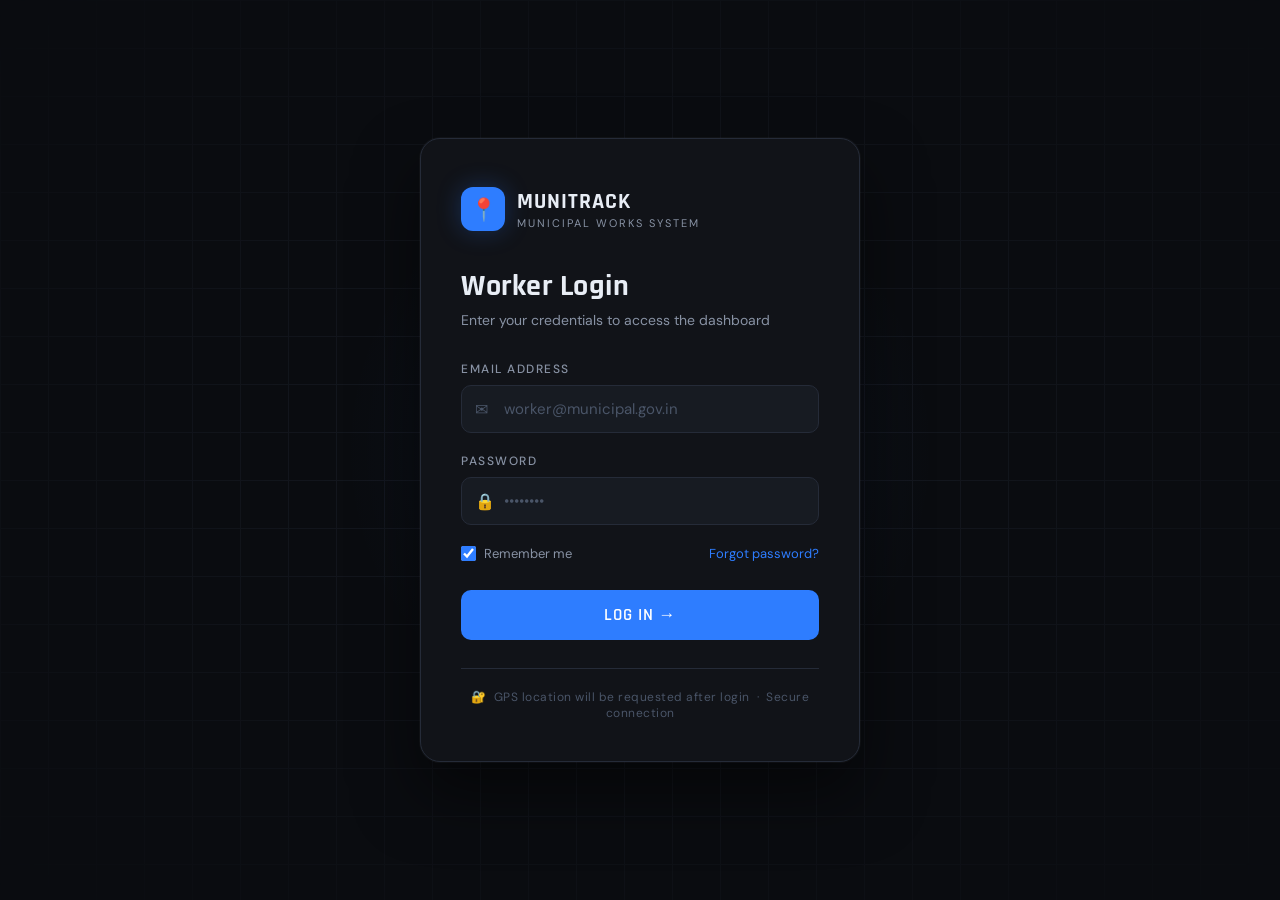
<file: worker_login.html>
<!DOCTYPE html>
<html lang="en">
<head>
<meta charset="UTF-8">
<meta name="viewport" content="width=device-width, initial-scale=1.0">
<title>Municipal Works Tracker</title>
<link href="https://fonts.googleapis.com/css2?family=Rajdhani:wght@400;500;600;700&family=DM+Sans:wght@300;400;500&display=swap" rel="stylesheet">
<style>
  :root {
    --bg-base: #0a0c10;
    --bg-card: #111318;
    --bg-surface: #171b22;
    --bg-hover: #1e2330;
    --border: #252b38;
    --border-glow: #2e7dff33;
    --accent: #2e7dff;
    --accent-dim: #1a4fa0;
    --accent-glow: #2e7dff22;
    --green: #00c97a;
    --green-dim: #00c97a22;
    --orange: #ff8c3b;
    --orange-dim: #ff8c3b22;
    --red: #ff4b5c;
    --red-dim: #ff4b5c22;
    --yellow: #ffd23f;
    --yellow-dim: #ffd23f22;
    --text-primary: #e8edf5;
    --text-secondary: #8892a4;
    --text-muted: #4a5568;
    --font-display: 'Rajdhani', sans-serif;
    --font-body: 'DM Sans', sans-serif;
  }

  *, *::before, *::after { box-sizing: border-box; margin: 0; padding: 0; }

  body {
    background: var(--bg-base);
    color: var(--text-primary);
    font-family: var(--font-body);
    min-height: 100vh;
    overflow-x: hidden;
  }

  /* ── SHARED ───────────────────────────────────── */
  .screen { display: none; min-height: 100vh; }
  .screen.active { display: flex; }

  /* ── LOGIN ────────────────────────────────────── */
  #login-screen {
    position: relative;
    align-items: center;
    justify-content: center;
    background: var(--bg-base);
    overflow: hidden;
  }

  .login-grid-bg {
    position: absolute; inset: 0;
    background-image:
      linear-gradient(var(--border) 1px, transparent 1px),
      linear-gradient(90deg, var(--border) 1px, transparent 1px);
    background-size: 48px 48px;
    opacity: .35;
    mask-image: radial-gradient(ellipse 70% 70% at 50% 50%, black 30%, transparent 100%);
  }

  .login-glow {
    position: absolute;
    width: 600px; height: 600px;
    background: radial-gradient(circle, #2e7dff14 0%, transparent 70%);
    top: 50%; left: 50%;
    transform: translate(-50%, -50%);
    pointer-events: none;
  }

  .login-card {
    position: relative;
    width: 440px;
    background: var(--bg-card);
    border: 1px solid var(--border);
    border-radius: 20px;
    padding: 48px 40px 40px;
    box-shadow: 0 0 0 1px #ffffff08, 0 32px 64px #00000080;
    animation: cardIn .5s cubic-bezier(.16,1,.3,1) both;
  }

  @keyframes cardIn {
    from { opacity:0; transform: translateY(24px) scale(.97); }
    to   { opacity:1; transform: translateY(0) scale(1); }
  }

  .login-logo {
    display: flex; align-items: center; gap: 12px;
    margin-bottom: 36px;
  }

  .logo-icon {
    width: 44px; height: 44px;
    background: var(--accent);
    border-radius: 12px;
    display: flex; align-items: center; justify-content: center;
    font-size: 22px;
    box-shadow: 0 0 24px #2e7dff44;
  }

  .logo-text { font-family: var(--font-display); font-size: 22px; font-weight: 700; letter-spacing: 1px; }
  .logo-sub  { font-size: 11px; color: var(--text-secondary); letter-spacing: 2px; text-transform: uppercase; }

  .login-title {
    font-family: var(--font-display);
    font-size: 30px; font-weight: 700;
    letter-spacing: .5px;
    margin-bottom: 6px;
  }

  .login-subtitle { font-size: 14px; color: var(--text-secondary); margin-bottom: 32px; }

  .field { margin-bottom: 20px; }

  .field label {
    display: block;
    font-size: 12px; font-weight: 500;
    letter-spacing: 1.5px; text-transform: uppercase;
    color: var(--text-secondary);
    margin-bottom: 8px;
  }

  .field-wrap { position: relative; }

  .field-icon {
    position: absolute; left: 14px; top: 50%; transform: translateY(-50%);
    color: var(--text-muted); font-size: 16px; pointer-events: none;
  }

  .field input {
    width: 100%;
    background: var(--bg-surface);
    border: 1px solid var(--border);
    border-radius: 10px;
    padding: 13px 14px 13px 42px;
    font-family: var(--font-body);
    font-size: 15px;
    color: var(--text-primary);
    outline: none;
    transition: border-color .2s, box-shadow .2s;
  }

  .field input::placeholder { color: var(--text-muted); }

  .field input:focus {
    border-color: var(--accent);
    box-shadow: 0 0 0 3px var(--border-glow);
  }

  .login-options {
    display: flex; justify-content: space-between; align-items: center;
    margin-bottom: 28px; font-size: 13px;
  }

  .remember { display: flex; align-items: center; gap: 8px; color: var(--text-secondary); cursor: pointer; }

  .remember input[type=checkbox] { accent-color: var(--accent); width: 15px; height: 15px; }

  .forgot { color: var(--accent); text-decoration: none; font-size: 13px; }
  .forgot:hover { text-decoration: underline; }

  .btn-login {
    width: 100%;
    background: var(--accent);
    color: #fff;
    border: none;
    border-radius: 10px;
    padding: 14px;
    font-family: var(--font-display);
    font-size: 17px; font-weight: 600;
    letter-spacing: 1px;
    cursor: pointer;
    transition: background .2s, box-shadow .2s, transform .1s;
    position: relative; overflow: hidden;
  }

  .btn-login:hover { background: #3d8bff; box-shadow: 0 4px 20px #2e7dff44; }
  .btn-login:active { transform: scale(.98); }

  .btn-login .btn-shimmer {
    position: absolute; top: 0; left: -100%;
    width: 60%; height: 100%;
    background: linear-gradient(90deg, transparent, #ffffff22, transparent);
    animation: shimmer 2.5s infinite;
  }

  @keyframes shimmer { to { left: 160%; } }

  .login-footer {
    text-align: center; margin-top: 28px;
    font-size: 12px; color: var(--text-muted);
    border-top: 1px solid var(--border);
    padding-top: 20px;
    letter-spacing: .5px;
  }

  .badge {
    display: inline-flex; align-items: center; gap: 6px;
    padding: 4px 10px; border-radius: 20px;
    font-size: 11px; font-weight: 500; letter-spacing: .5px;
    text-transform: uppercase;
  }

  /* ── DASHBOARD ────────────────────────────────── */
  #dashboard-screen {
    flex-direction: column;
    background: var(--bg-base);
  }

  /* Top Nav */
  .topnav {
    display: flex; align-items: center; justify-content: space-between;
    padding: 0 28px;
    height: 64px;
    background: var(--bg-card);
    border-bottom: 1px solid var(--border);
    position: sticky; top: 0; z-index: 100;
  }

  .nav-brand { display: flex; align-items: center; gap: 10px; }
  .nav-brand .logo-icon { width: 36px; height: 36px; font-size: 17px; border-radius: 9px; }
  .nav-brand span { font-family: var(--font-display); font-size: 18px; font-weight: 700; letter-spacing: 1px; }

  .nav-right { display: flex; align-items: center; gap: 16px; }

  .nav-time {
    font-family: var(--font-display);
    font-size: 20px; font-weight: 600;
    color: var(--accent);
    letter-spacing: 2px;
  }

  .avatar {
    width: 36px; height: 36px;
    background: linear-gradient(135deg, var(--accent), #7c3aed);
    border-radius: 50%;
    display: flex; align-items: center; justify-content: center;
    font-family: var(--font-display);
    font-size: 15px; font-weight: 700;
    cursor: pointer;
  }

  /* Main layout */
  .dash-body {
    display: grid;
    grid-template-columns: 260px 1fr;
    flex: 1;
    min-height: 0;
  }

  /* Sidebar */
  .sidebar {
    background: var(--bg-card);
    border-right: 1px solid var(--border);
    padding: 24px 16px;
    display: flex; flex-direction: column; gap: 4px;
  }

  .sidebar-label {
    font-size: 10px; font-weight: 600;
    letter-spacing: 2px; text-transform: uppercase;
    color: var(--text-muted);
    padding: 0 12px;
    margin: 12px 0 6px;
  }

  .sidebar-label:first-child { margin-top: 0; }

  .nav-item {
    display: flex; align-items: center; gap: 12px;
    padding: 10px 14px;
    border-radius: 10px;
    font-size: 14px; font-weight: 500;
    color: var(--text-secondary);
    cursor: pointer;
    transition: background .15s, color .15s;
    user-select: none;
  }

  .nav-item:hover { background: var(--bg-hover); color: var(--text-primary); }

  .nav-item.active {
    background: var(--accent-glow);
    color: var(--accent);
    border: 1px solid var(--border-glow);
  }

  .nav-item .icon { width: 18px; text-align: center; font-size: 16px; }

  .nav-badge {
    margin-left: auto;
    background: var(--accent);
    color: #fff;
    font-size: 10px; font-weight: 700;
    padding: 2px 7px; border-radius: 10px;
  }

  /* Content */
  .dash-content {
    overflow-y: auto;
    padding: 28px;
    display: flex; flex-direction: column; gap: 24px;
  }

  /* Worker header */
  .worker-header {
    display: flex; align-items: center; justify-content: space-between;
    background: var(--bg-card);
    border: 1px solid var(--border);
    border-radius: 16px;
    padding: 20px 24px;
    animation: fadeUp .4s cubic-bezier(.16,1,.3,1) both;
  }

  @keyframes fadeUp {
    from { opacity:0; transform: translateY(12px); }
    to   { opacity:1; transform: translateY(0); }
  }

  .worker-info { display: flex; align-items: center; gap: 16px; }

  .worker-avatar {
    width: 52px; height: 52px;
    background: linear-gradient(135deg, var(--accent), #7c3aed);
    border-radius: 14px;
    display: flex; align-items: center; justify-content: center;
    font-family: var(--font-display); font-size: 22px; font-weight: 700;
  }

  .worker-meta h2 { font-family: var(--font-display); font-size: 22px; font-weight: 700; }
  .worker-meta p  { font-size: 13px; color: var(--text-secondary); margin-top: 2px; }

  .worker-actions { display: flex; gap: 10px; }

  .btn-checkin {
    display: flex; align-items: center; gap: 8px;
    background: var(--green-dim);
    color: var(--green);
    border: 1px solid #00c97a44;
    border-radius: 10px;
    padding: 10px 18px;
    font-family: var(--font-body);
    font-size: 14px; font-weight: 500;
    cursor: pointer; transition: background .2s;
  }

  .btn-checkin:hover { background: #00c97a33; }

  .btn-loc {
    display: flex; align-items: center; gap: 8px;
    background: var(--accent-glow);
    color: var(--accent);
    border: 1px solid var(--border-glow);
    border-radius: 10px;
    padding: 10px 18px;
    font-family: var(--font-body);
    font-size: 14px; font-weight: 500;
    cursor: pointer; transition: background .2s;
  }

  .btn-loc:hover { background: #2e7dff33; }

  /* Stats row */
  .stats-row {
    display: grid;
    grid-template-columns: repeat(4, 1fr);
    gap: 16px;
    animation: fadeUp .4s .08s cubic-bezier(.16,1,.3,1) both;
  }

  .stat-card {
    background: var(--bg-card);
    border: 1px solid var(--border);
    border-radius: 14px;
    padding: 20px;
    position: relative; overflow: hidden;
  }

  .stat-card::before {
    content: '';
    position: absolute; top: 0; left: 0; right: 0;
    height: 2px;
  }

  .stat-card.blue::before  { background: var(--accent); }
  .stat-card.green::before { background: var(--green); }
  .stat-card.orange::before{ background: var(--orange); }
  .stat-card.red::before   { background: var(--red); }

  .stat-label { font-size: 12px; color: var(--text-secondary); letter-spacing: .5px; margin-bottom: 8px; }

  .stat-value {
    font-family: var(--font-display);
    font-size: 32px; font-weight: 700;
    line-height: 1;
  }

  .stat-card.blue  .stat-value { color: var(--accent); }
  .stat-card.green .stat-value { color: var(--green); }
  .stat-card.orange.stat-value { color: var(--orange); }
  .stat-card.red   .stat-value { color: var(--red); }

  .stat-sub { font-size: 12px; color: var(--text-muted); margin-top: 6px; }

  /* Tasks section */
  .section-header {
    display: flex; align-items: center; justify-content: space-between;
    margin-bottom: 14px;
  }

  .section-title {
    font-family: var(--font-display);
    font-size: 20px; font-weight: 700;
    letter-spacing: .5px;
  }

  .filter-row { display: flex; gap: 8px; }

  .filter-btn {
    padding: 6px 14px;
    border-radius: 8px;
    font-size: 12px; font-weight: 500;
    border: 1px solid var(--border);
    background: transparent;
    color: var(--text-secondary);
    cursor: pointer; transition: all .15s;
    font-family: var(--font-body);
  }

  .filter-btn:hover { background: var(--bg-hover); color: var(--text-primary); }
  .filter-btn.active { background: var(--accent-glow); color: var(--accent); border-color: var(--border-glow); }

  /* Task cards */
  .tasks-list { display: flex; flex-direction: column; gap: 12px; animation: fadeUp .4s .16s cubic-bezier(.16,1,.3,1) both; }

  .task-card {
    background: var(--bg-card);
    border: 1px solid var(--border);
    border-radius: 14px;
    padding: 18px 20px;
    display: grid;
    grid-template-columns: 4px 1fr auto;
    gap: 16px;
    align-items: start;
    transition: border-color .2s, background .2s;
    cursor: pointer;
    position: relative; overflow: hidden;
  }

  .task-card:hover { border-color: #2e7dff44; background: var(--bg-surface); }

  .task-stripe { border-radius: 4px; align-self: stretch; }
  .task-stripe.high   { background: var(--red); }
  .task-stripe.medium { background: var(--orange); }
  .task-stripe.low    { background: var(--green); }

  .task-body {}

  .task-top { display: flex; align-items: center; gap: 10px; margin-bottom: 6px; }

  .task-id { font-size: 11px; color: var(--text-muted); font-family: monospace; }

  .task-title { font-family: var(--font-display); font-size: 17px; font-weight: 600; }

  .task-desc { font-size: 13px; color: var(--text-secondary); line-height: 1.5; margin-bottom: 12px; }

  .task-meta { display: flex; gap: 16px; flex-wrap: wrap; }

  .meta-chip {
    display: flex; align-items: center; gap: 6px;
    font-size: 12px; color: var(--text-secondary);
  }

  .meta-chip .dot { font-size: 14px; }

  .task-right { display: flex; flex-direction: column; align-items: flex-end; gap: 10px; }

  .priority-badge {
    font-size: 10px; font-weight: 700;
    letter-spacing: 1px; text-transform: uppercase;
    padding: 3px 10px; border-radius: 6px;
  }

  .priority-badge.high   { background: var(--red-dim);    color: var(--red);    border: 1px solid #ff4b5c33; }
  .priority-badge.medium { background: var(--orange-dim); color: var(--orange); border: 1px solid #ff8c3b33; }
  .priority-badge.low    { background: var(--green-dim);  color: var(--green);  border: 1px solid #00c97a33; }

  .status-badge {
    font-size: 10px; font-weight: 600;
    letter-spacing: .5px; text-transform: uppercase;
    padding: 4px 10px; border-radius: 6px;
  }

  .status-badge.pending    { background: var(--yellow-dim); color: var(--yellow); border: 1px solid #ffd23f33; }
  .status-badge.inprogress { background: var(--accent-glow); color: var(--accent); border: 1px solid var(--border-glow); }
  .status-badge.done       { background: var(--green-dim); color: var(--green); border: 1px solid #00c97a33; }

  .progress-bar-wrap { width: 100%; height: 4px; background: var(--bg-surface); border-radius: 2px; margin-top: 4px; }
  .progress-bar { height: 100%; border-radius: 2px; transition: width .5s ease; }

  /* Map preview */
  .map-preview {
    background: var(--bg-card);
    border: 1px solid var(--border);
    border-radius: 14px;
    overflow: hidden;
    animation: fadeUp .4s .24s cubic-bezier(.16,1,.3,1) both;
  }

  .map-header { padding: 16px 20px; border-bottom: 1px solid var(--border); display: flex; justify-content: space-between; align-items: center; }

  .map-body {
    height: 180px;
    background: var(--bg-surface);
    position: relative;
    display: flex; align-items: center; justify-content: center;
    overflow: hidden;
  }

  .map-grid {
    position: absolute; inset: 0;
    background-image:
      linear-gradient(#ffffff08 1px, transparent 1px),
      linear-gradient(90deg, #ffffff08 1px, transparent 1px);
    background-size: 32px 32px;
  }

  .map-pin {
    position: absolute;
    width: 16px; height: 16px;
    background: var(--accent);
    border-radius: 50%;
    border: 3px solid var(--bg-card);
    box-shadow: 0 0 16px var(--accent);
  }

  .map-route {
    position: absolute;
    border: 1.5px dashed #2e7dff55;
    border-radius: 50%;
    pointer-events: none;
  }

  .map-label {
    position: absolute; bottom: 12px; left: 50%; transform: translateX(-50%);
    font-size: 12px; color: var(--text-muted);
    background: var(--bg-card); padding: 4px 12px; border-radius: 20px;
    border: 1px solid var(--border);
  }

  /* Pulse animation for GPS dot */
  @keyframes pulse {
    0%   { box-shadow: 0 0 0 0 #2e7dff88; }
    70%  { box-shadow: 0 0 0 14px #2e7dff00; }
    100% { box-shadow: 0 0 0 0 #2e7dff00; }
  }

  .map-pin { animation: pulse 2s infinite; }

  /* Clock pulse */
  @keyframes tickTock { 50% { opacity: .6; } }
  .nav-time { animation: tickTock 1s step-start infinite; }

  /* Notification dot */
  .notif-dot {
    position: relative;
  }
  .notif-dot::after {
    content: '';
    position: absolute; top: 0; right: 0;
    width: 8px; height: 8px;
    background: var(--red);
    border-radius: 50%;
    border: 2px solid var(--bg-card);
  }

  /* Scrollbar */
  ::-webkit-scrollbar { width: 6px; }
  ::-webkit-scrollbar-track { background: transparent; }
  ::-webkit-scrollbar-thumb { background: var(--border); border-radius: 3px; }

  /* Logout btn */
  .btn-logout {
    display: flex; align-items: center; gap: 8px;
    padding: 9px 14px; border-radius: 10px;
    font-size: 13px; font-weight: 500;
    background: transparent; border: 1px solid var(--border);
    color: var(--text-secondary); cursor: pointer; transition: all .15s;
    font-family: var(--font-body);
  }
  .btn-logout:hover { background: var(--red-dim); color: var(--red); border-color: #ff4b5c33; }
</style>
</head>
<body>

<!-- ───────────── LOGIN ───────────── -->
<div id="login-screen" class="screen active">
  <div class="login-grid-bg"></div>
  <div class="login-glow"></div>

  <div class="login-card">
    <div class="login-logo">
      <div class="logo-icon">📍</div>
      <div>
        <div class="logo-text">MUNITRACK</div>
        <div class="logo-sub">Municipal Works System</div>
      </div>
    </div>

    <h1 class="login-title">Worker Login</h1>
    <p class="login-subtitle">Enter your credentials to access the dashboard</p>

    <div class="field">
      <label>Email Address</label>
      <div class="field-wrap">
        <span class="field-icon">✉</span>
        <input type="email" id="email" placeholder="worker@municipal.gov.in" />
      </div>
    </div>

    <div class="field">
      <label>Password</label>
      <div class="field-wrap">
        <span class="field-icon">🔒</span>
        <input type="password" id="password" placeholder="••••••••" />
      </div>
    </div>

    <div class="login-options">
      <label class="remember">
        <input type="checkbox" checked />
        Remember me
      </label>
      <a href="#" class="forgot">Forgot password?</a>
    </div>

    <button class="btn-login" onclick="doLogin()">
      <div class="btn-shimmer"></div>
      LOG IN →
    </button>

    <div class="login-footer">
      🔐 &nbsp;GPS location will be requested after login &nbsp;·&nbsp; Secure connection
    </div>
  </div>
</div>

<!-- ─────────── DASHBOARD ─────────── -->
<div id="dashboard-screen" class="screen">

  <!-- Top Nav -->
  <nav class="topnav">
    <div class="nav-brand">
      <div class="logo-icon">📍</div>
      <span>MUNITRACK</span>
    </div>
    <div class="nav-right">
      <div class="nav-time" id="nav-clock">00:00:00</div>
      <button class="btn-logout" onclick="doLogout()">⬅ Logout</button>
      <div class="avatar notif-dot">RK</div>
    </div>
  </nav>

  <!-- Body -->
  <div class="dash-body">

    <!-- Sidebar -->
    <aside class="sidebar">
      <div class="sidebar-label">Main</div>
      <div class="nav-item active"><span class="icon">🗂</span> My Tasks <span class="nav-badge">5</span></div>
      <div class="nav-item"><span class="icon">📍</span> Attendance</div>
      <div class="nav-item"><span class="icon">🗺</span> Live Map</div>
      <div class="nav-item"><span class="icon">📋</span> Reports</div>

      <div class="sidebar-label">Account</div>
      <div class="nav-item"><span class="icon">👤</span> Profile</div>
      <div class="nav-item"><span class="icon">🔔</span> Notifications <span class="nav-badge" style="background:var(--red)">3</span></div>
      <div class="nav-item"><span class="icon">⚙</span> Settings</div>
    </aside>

    <!-- Content -->
    <main class="dash-content">

      <!-- Worker header -->
      <div class="worker-header">
        <div class="worker-info">
          <div class="worker-avatar">RK</div>
          <div class="worker-meta">
            <h2>Ramesh Kumar</h2>
            <p>🪪 Worker ID: MUN-2024-0047 &nbsp;·&nbsp; 🏗 Civil Works Division &nbsp;·&nbsp; 📍 Nashik Zone 3</p>
          </div>
        </div>
        <div class="worker-actions">
          <button class="btn-checkin" onclick="checkIn()">✅ Check In</button>
          <button class="btn-loc">📡 Share GPS</button>
        </div>
      </div>

      <!-- Stats -->
      <div class="stats-row">
        <div class="stat-card blue">
          <div class="stat-label">Tasks Assigned</div>
          <div class="stat-value" style="color:var(--accent)">5</div>
          <div class="stat-sub">This week</div>
        </div>
        <div class="stat-card green">
          <div class="stat-label">Completed</div>
          <div class="stat-value" style="color:var(--green)">2</div>
          <div class="stat-sub">On time</div>
        </div>
        <div class="stat-card orange">
          <div class="stat-label">In Progress</div>
          <div class="stat-value" style="color:var(--orange)">2</div>
          <div class="stat-sub">Active now</div>
        </div>
        <div class="stat-card red">
          <div class="stat-label">Attendance</div>
          <div class="stat-value" style="color:var(--yellow)">94%</div>
          <div class="stat-sub">This month</div>
        </div>
      </div>

      <!-- Map preview -->
      <div class="map-preview">
        <div class="map-header">
          <span class="section-title" style="font-size:16px">📡 Live GPS Location</span>
          <span class="badge" style="background:var(--green-dim);color:var(--green);border:1px solid #00c97a33">● TRACKING ACTIVE</span>
        </div>
        <div class="map-body">
          <div class="map-grid"></div>
          <div class="map-route" style="width:120px;height:80px;top:35%;left:38%"></div>
          <div class="map-route" style="width:60px;height:40px;top:45%;left:46%;border-color:#00c97a44"></div>
          <div class="map-pin" style="top:47%;left:50%"></div>
          <div class="map-pin" style="width:10px;height:10px;background:var(--orange);top:30%;left:35%;box-shadow:0 0 10px var(--orange);animation:none"></div>
          <div class="map-pin" style="width:10px;height:10px;background:var(--red);top:60%;left:62%;box-shadow:0 0 10px var(--red);animation:none"></div>
          <div class="map-label">Nashik Zone 3 · 19.9975° N, 73.7898° E · Last updated just now</div>
        </div>
      </div>

      <!-- Tasks -->
      <div>
        <div class="section-header">
          <div class="section-title">📋 Assigned Tasks</div>
          <div class="filter-row">
            <button class="filter-btn active">All</button>
            <button class="filter-btn">Pending</button>
            <button class="filter-btn">In Progress</button>
            <button class="filter-btn">Done</button>
          </div>
        </div>

        <div class="tasks-list">

          <!-- Task 1 -->
          <div class="task-card">
            <div class="task-stripe high"></div>
            <div class="task-body">
              <div class="task-top">
                <span class="task-id">#TASK-0091</span>
              </div>
              <div class="task-title">Road Pothole Repair — MG Road Junction</div>
              <div class="task-desc">Fill and compact 3 identified potholes near MG Road & Station Rd intersection. Apply bitumen patch and mark cones.</div>
              <div class="task-meta">
                <div class="meta-chip"><span class="dot">📍</span> MG Road, Nashik</div>
                <div class="meta-chip"><span class="dot">📅</span> Due: 25 Mar 2026</div>
                <div class="meta-chip"><span class="dot">👷</span> 2 workers</div>
              </div>
              <div class="progress-bar-wrap" style="margin-top:12px">
                <div class="progress-bar" style="width:65%;background:var(--orange)"></div>
              </div>
            </div>
            <div class="task-right">
              <span class="priority-badge high">HIGH</span>
              <span class="status-badge inprogress">In Progress</span>
              <span style="font-size:12px;color:var(--text-muted)">65%</span>
            </div>
          </div>

          <!-- Task 2 -->
          <div class="task-card">
            <div class="task-stripe medium"></div>
            <div class="task-body">
              <div class="task-top">
                <span class="task-id">#TASK-0087</span>
              </div>
              <div class="task-title">Streetlight Maintenance — Sector 7 Colony</div>
              <div class="task-desc">Inspect and replace faulty sodium vapour lamps on Sector 7 main road. 8 poles need attention. Report to supervisor after completion.</div>
              <div class="task-meta">
                <div class="meta-chip"><span class="dot">📍</span> Sector 7, Nashik</div>
                <div class="meta-chip"><span class="dot">📅</span> Due: 26 Mar 2026</div>
                <div class="meta-chip"><span class="dot">👷</span> 1 worker</div>
              </div>
              <div class="progress-bar-wrap" style="margin-top:12px">
                <div class="progress-bar" style="width:20%;background:var(--accent)"></div>
              </div>
            </div>
            <div class="task-right">
              <span class="priority-badge medium">MEDIUM</span>
              <span class="status-badge inprogress">In Progress</span>
              <span style="font-size:12px;color:var(--text-muted)">20%</span>
            </div>
          </div>

          <!-- Task 3 -->
          <div class="task-card">
            <div class="task-stripe high"></div>
            <div class="task-body">
              <div class="task-top">
                <span class="task-id">#TASK-0083</span>
              </div>
              <div class="task-title">Drain Cleaning — Gandhi Nagar Canal</div>
              <div class="task-desc">Clear blocked storm drain along Gandhi Nagar canal stretch (~200m). Use JCB if needed. Dispose waste at designated site.</div>
              <div class="task-meta">
                <div class="meta-chip"><span class="dot">📍</span> Gandhi Nagar, Nashik</div>
                <div class="meta-chip"><span class="dot">📅</span> Due: 27 Mar 2026</div>
                <div class="meta-chip"><span class="dot">👷</span> 4 workers</div>
              </div>
              <div class="progress-bar-wrap" style="margin-top:12px">
                <div class="progress-bar" style="width:0%;background:var(--red)"></div>
              </div>
            </div>
            <div class="task-right">
              <span class="priority-badge high">HIGH</span>
              <span class="status-badge pending">Pending</span>
              <span style="font-size:12px;color:var(--text-muted)">0%</span>
            </div>
          </div>

          <!-- Task 4 -->
          <div class="task-card">
            <div class="task-stripe low"></div>
            <div class="task-body">
              <div class="task-top">
                <span class="task-id">#TASK-0079</span>
              </div>
              <div class="task-title">Public Garden Upkeep — Rajiv Udyan</div>
              <div class="task-desc">Weekly trimming of hedges and grass at Rajiv Udyan. Collect litter and clean pathways. Report damaged benches.</div>
              <div class="task-meta">
                <div class="meta-chip"><span class="dot">📍</span> Rajiv Udyan, Nashik</div>
                <div class="meta-chip"><span class="dot">📅</span> Due: 28 Mar 2026</div>
                <div class="meta-chip"><span class="dot">👷</span> 3 workers</div>
              </div>
              <div class="progress-bar-wrap" style="margin-top:12px">
                <div class="progress-bar" style="width:100%;background:var(--green)"></div>
              </div>
            </div>
            <div class="task-right">
              <span class="priority-badge low">LOW</span>
              <span class="status-badge done">Done</span>
              <span style="font-size:12px;color:var(--green)">100%</span>
            </div>
          </div>

          <!-- Task 5 -->
          <div class="task-card">
            <div class="task-stripe low"></div>
            <div class="task-body">
              <div class="task-top">
                <span class="task-id">#TASK-0075</span>
              </div>
              <div class="task-title">Footpath Tile Replacement — College Road</div>
              <div class="task-desc">Replace broken paver tiles on 80m footpath stretch outside D.Y. Patil College. Ensure level surface and safety.</div>
              <div class="task-meta">
                <div class="meta-chip"><span class="dot">📍</span> College Road, Nashik</div>
                <div class="meta-chip"><span class="dot">📅</span> Due: 30 Mar 2026</div>
                <div class="meta-chip"><span class="dot">👷</span> 2 workers</div>
              </div>
              <div class="progress-bar-wrap" style="margin-top:12px">
                <div class="progress-bar" style="width:100%;background:var(--green)"></div>
              </div>
            </div>
            <div class="task-right">
              <span class="priority-badge low">LOW</span>
              <span class="status-badge done">Done</span>
              <span style="font-size:12px;color:var(--green)">100%</span>
            </div>
          </div>

        </div>
      </div>
    </main>
  </div>
</div>

<script>
  // Clock
  function updateClock() {
    const now = new Date();
    document.getElementById('nav-clock').textContent =
      now.toLocaleTimeString('en-IN', { hour12: false });
  }
  setInterval(updateClock, 1000);
  updateClock();

  // Login
  function doLogin() {
    const email = document.getElementById('email').value.trim();
    const password = document.getElementById('password').value.trim();

    if (!email || !password) {
      shake();
      return;
    }

    document.getElementById('login-screen').classList.remove('active');
    document.getElementById('dashboard-screen').classList.add('active');
  }

  function shake() {
    const card = document.querySelector('.login-card');
    card.style.animation = 'none';
    card.offsetHeight;
    card.style.animation = 'shake .4s ease';
  }

  // Listen for Enter key on login
  document.addEventListener('keydown', (e) => {
    if (e.key === 'Enter' && document.getElementById('login-screen').classList.contains('active')) {
      doLogin();
    }
  });

  // Logout
  function doLogout() {
    document.getElementById('dashboard-screen').classList.remove('active');
    document.getElementById('login-screen').classList.add('active');
    document.getElementById('email').value = '';
    document.getElementById('password').value = '';
  }

  // Check In
  function checkIn() {
    const btn = document.querySelector('.btn-checkin');
    btn.style.background = 'var(--green-dim)';
    btn.textContent = '✅ Checked In!';
    btn.disabled = true;
  }

  // Filter buttons
  document.querySelectorAll('.filter-btn').forEach(btn => {
    btn.addEventListener('click', () => {
      document.querySelectorAll('.filter-btn').forEach(b => b.classList.remove('active'));
      btn.classList.add('active');
    });
  });

  // Nav items
  document.querySelectorAll('.nav-item').forEach(item => {
    item.addEventListener('click', () => {
      document.querySelectorAll('.nav-item').forEach(i => i.classList.remove('active'));
      item.classList.add('active');
    });
  });

  // Shake keyframe
  const style = document.createElement('style');
  style.textContent = `
    @keyframes shake {
      0%,100%{transform:translateX(0)}
      20%{transform:translateX(-8px)}
      40%{transform:translateX(8px)}
      60%{transform:translateX(-6px)}
      80%{transform:translateX(6px)}
    }
  `;
  document.head.appendChild(style);
</script>
</body>
</html>
</file>
